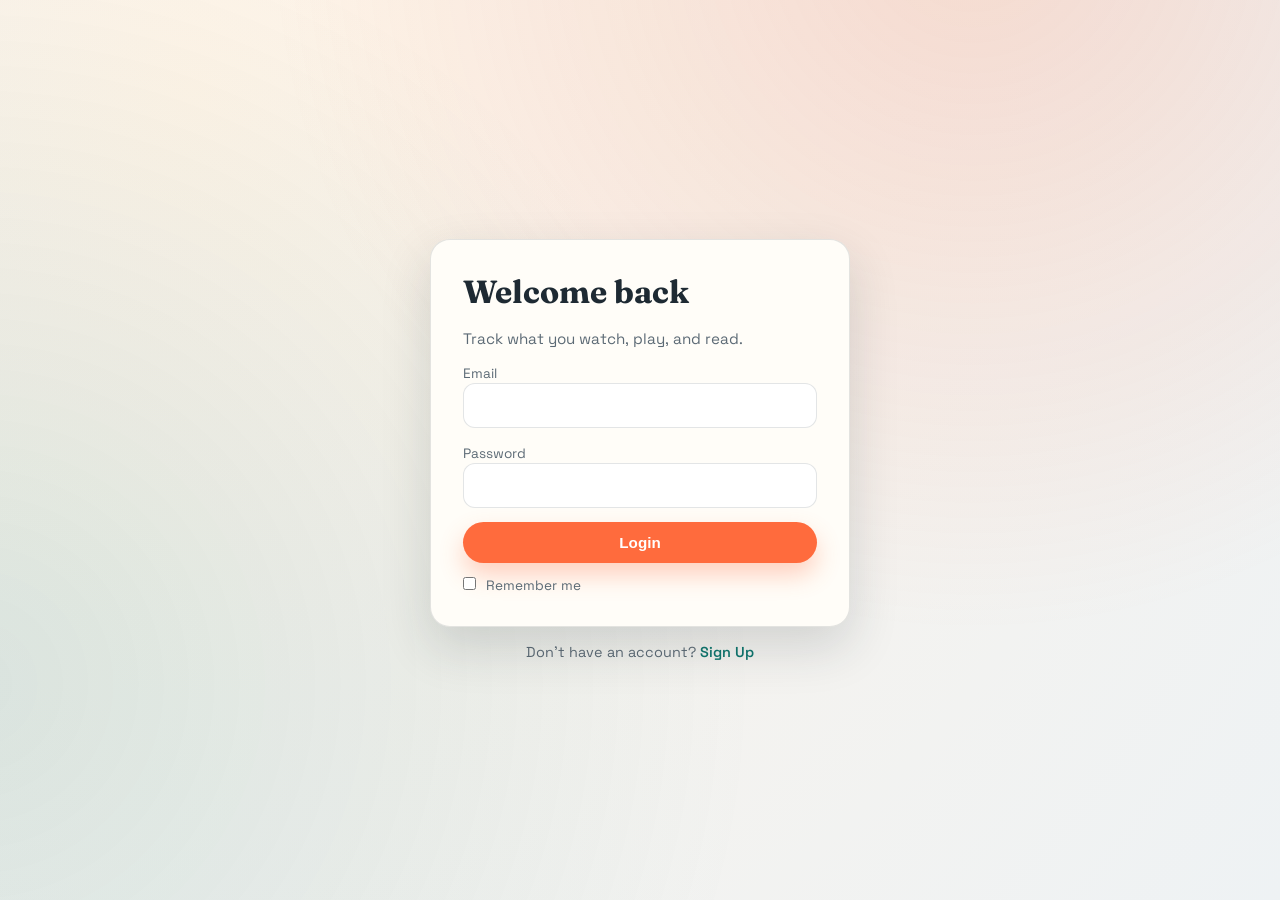
<file: index.html>
<!DOCTYPE html>
<html lang="en">

<head>
    <meta charset="UTF-8">
    <meta http-equiv="refresh" content="0;url=pages/home.html">
    <title>Redirecting...</title>
</head>

<body>
    <script>window.location.href = "pages/home.html"</script>
</body>

</html>
</file>
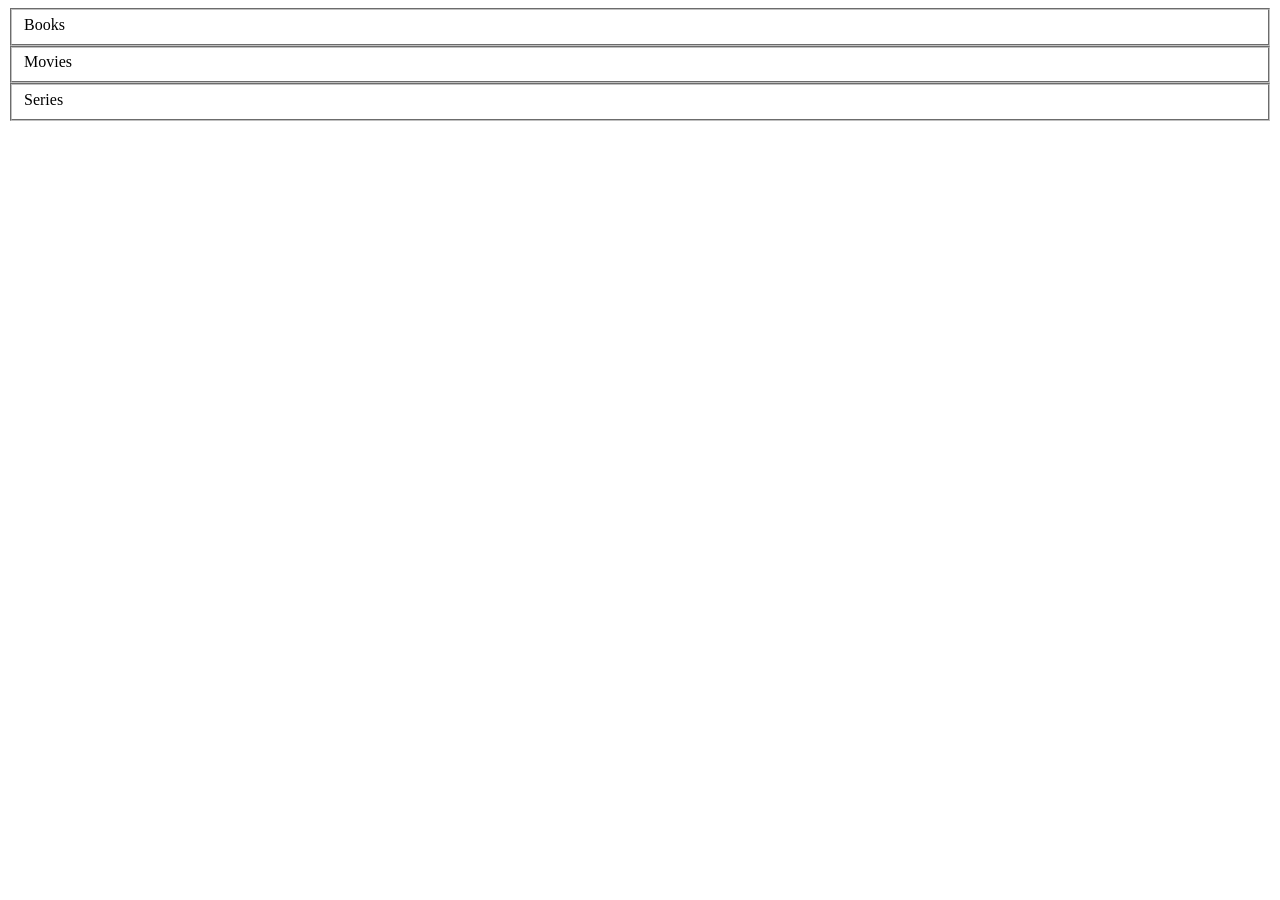
<file: Home.html>
<!DOCTYPE html>
<html lang="en">
<head>
    <meta charset="UTF-8">
    <meta name="viewport" content="width=device-width, initial-scale=1.0">
    <title>Document</title>

    <!-- Minified version -->
<link rel="stylesheet" href="https://cdn.simplecss.org/simple.min.css">

<!-- Un-Minified version -->
<link rel="stylesheet" href="https://cdn.simplecss.org/simple.css">
    
</head>
<body>

<fieldset>
    Books
</fieldset>

<fieldset>
    Movies
</fieldset>

<fieldset>
    Series
</fieldset>
    
</body>
</html>
</file>
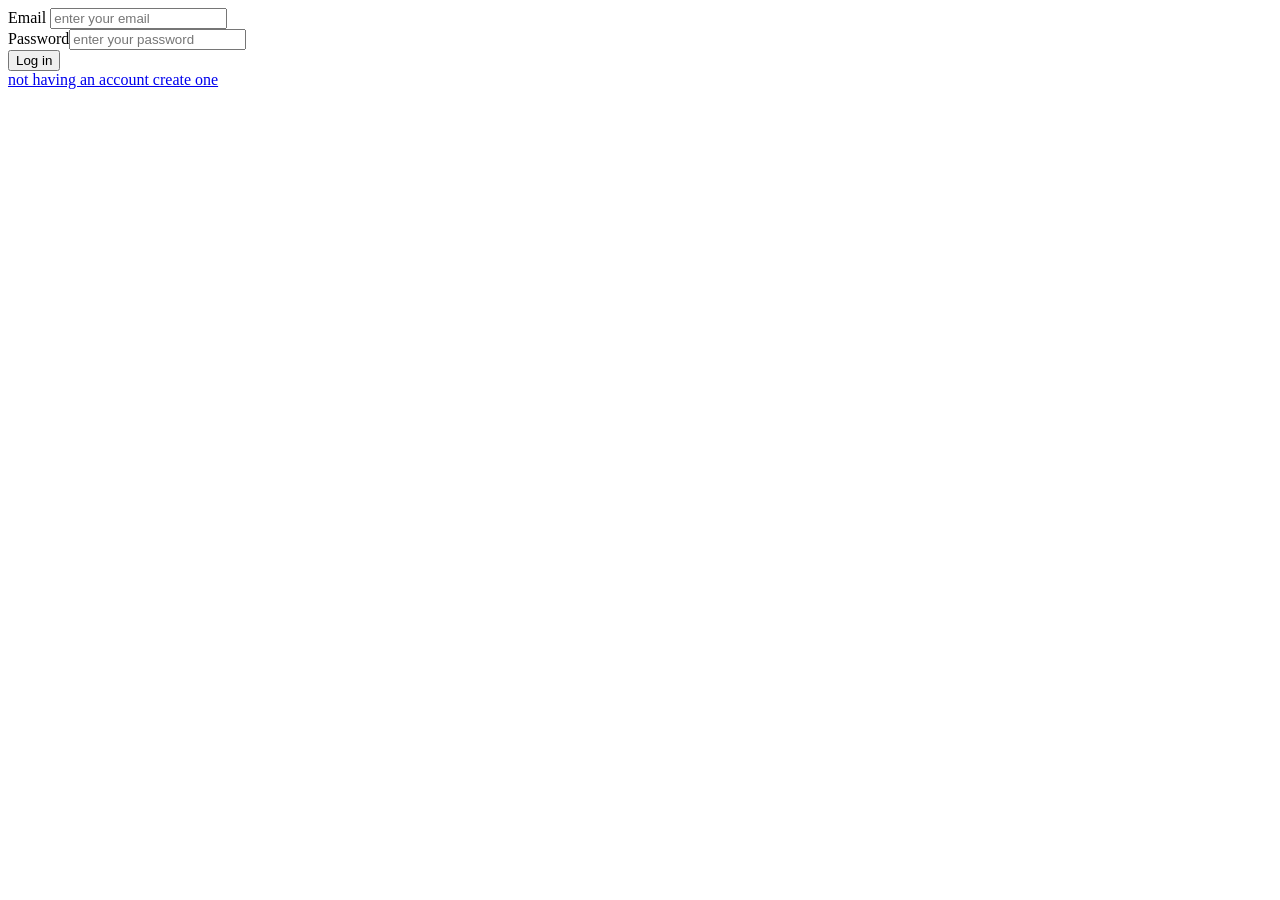
<file: Authentification/Login.html>
<!DOCTYPE html>
<html lang="en">
<head>
    <meta charset="UTF-8">
    <meta name="viewport" content="width=device-width, initial-scale=1.0">
    <title>Log in</title>

    <!-- Minified version -->
<link rel="stylesheet" href="https://cdn.simplecss.org/simple.min.css">

<!-- Un-Minified version -->
<link rel="stylesheet" href="https://cdn.simplecss.org/simple.css">
</head>
<body>

  
<label for="Email">Email</label>
<input type="email" id="Email" placeholder="enter your email" required><br>
   <label for="password">  Password</label><input id="Password" type="password" placeholder="enter your password" required><br>
    <Button onclick="login()">Log in</Button><br>
    <a href="Signup.html">not having an account create one</a>

</body>
</html>
</file>
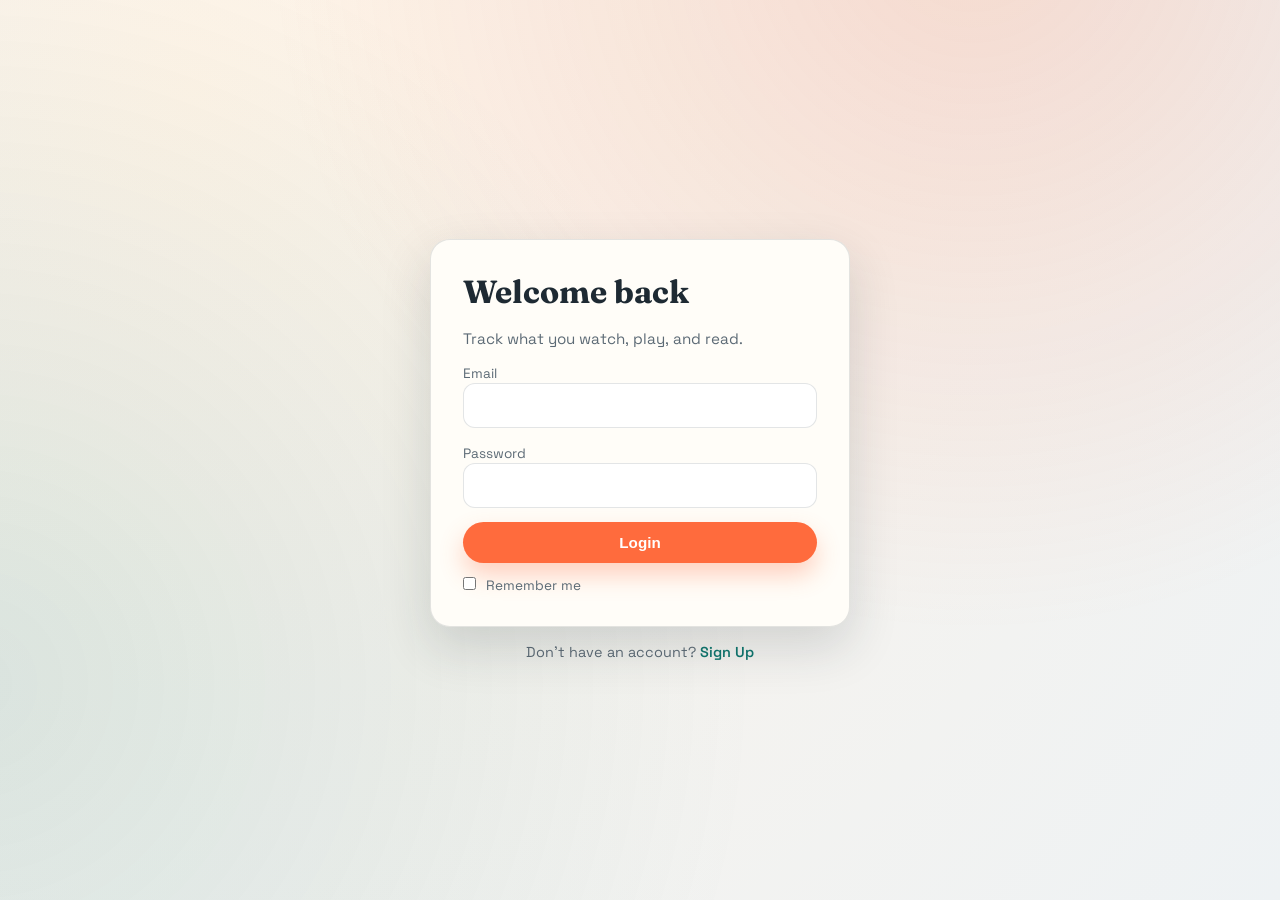
<file: pages/home.html>
<!DOCTYPE html>
<html lang="en">

<head>
  <meta charset="UTF-8">
  <meta name="viewport" content="width=device-width, initial-scale=1.0">
  <title>My Media Library</title>

  <!-- Icons -->
  <link rel="stylesheet" href="https://cdnjs.cloudflare.com/ajax/libs/font-awesome/6.0.0/css/all.min.css">

  <!-- Your styles -->
  <link rel="stylesheet" href="/assets/css/style.css">
  <link rel="stylesheet" href="/assets/css/navbar.css">
  <link rel="stylesheet" href="/assets/css/footer.css">
</head>

<body>

  <!-- Navbar -->
  <div id="navbar-container"></div>

  <div class="container">

    <!-- ===== MOVIES ===== -->
    <section class="media-section">
      <div class="section-header">
        <h2>Movies</h2>

      </div>
      <div class="media-row" data-count="20"></div>
    </section>

    <!-- ===== SERIES ===== -->
    <section class="media-section">
      <div class="section-header">
        <h2>Series</h2>

      </div>
      <div class="media-row" data-count="20"></div>
    </section>

    <!-- ===== ANIMES ===== -->
    <section class="media-section">
      <div class="section-header">
        <h2>Animes</h2>

      </div>
      <div class="media-row" data-count="20"></div>
    </section>

    <!-- ===== MANGA ===== -->
    <section class="media-section">
      <div class="section-header">
        <h2>Manga</h2>

      </div>
      <div class="media-row" data-count="20"></div>
    </section>



    <!-- ===== NOVELS ===== -->
    <section class="media-section">
      <div class="section-header">
        <h2>Novels</h2>

      </div>
      <div class="media-row" data-count="20"></div>
    </section>

    <!-- ===== GAMES ===== -->
    <section class="media-section">
      <div class="section-header">
        <h2>Games</h2>

      </div>
      <div class="media-row" data-count="20"></div>
    </section>

  </div>

  <!-- Footer -->
  <div id="footer-container"></div>



  <script src="/assets/js/app.js"></script>
  <script>
    // Navbar/Footer Loading
    fetch("/components/navbar.html")
      .then(res => res.text())
      .then(html => {
        document.getElementById("navbar-container").innerHTML = html;
        if (window.setupNavbarInteractions) window.setupNavbarInteractions();

        // Handle Search Params from Redirect
        const urlParams = new URLSearchParams(window.location.search);
        const searchTypeParam = urlParams.get('search_type');
        const searchQueryParam = urlParams.get('search_query');

        if (searchTypeParam && searchQueryParam) {
          // Wait for elements to exist
          const checkNav = setInterval(() => {
            const tEl = document.getElementById('navSearchType');
            const qEl = document.getElementById('navSearchQuery');
            if (tEl && qEl) {
              clearInterval(checkNav);
              tEl.value = searchTypeParam;
              qEl.value = searchQueryParam;
              if (window.searchMedia) window.searchMedia();
            }
          }, 100);
        }
      });

    fetch("/components/footer.html")
      .then(res => res.text())
      .then(html => document.getElementById("footer-container").innerHTML = html);

    // Dashboard Logic (Community Favorites Only)
    window.loadDashboard = async function () {
      try {
        const sections = [
          { id: 'movies', title: 'Movies' },
          { id: 'series', title: 'Series' },
          { id: 'animes', title: 'Animes' },
          { id: 'manga', title: 'Manga' },
          { id: 'novels', title: 'Novels' },
          { id: 'games', title: 'Games' }
        ];

        const loads = [];

        for (const sec of sections) {
          const headers = Array.from(document.querySelectorAll('.section-header h2'));
          const header = headers.find(h => h.innerText.toLowerCase().includes(sec.title.toLowerCase()));

          if (header) {
            const section = header.closest('.media-section');
            const row = section.querySelector('.media-row');

            // Set ID for trending loader
            row.id = `row-${sec.id}`;

            // Update Header
            header.innerText = `${sec.title} (Global Trending)`;

            // Load Trending
            loads.push(loadTrending(sec.id, `row-${sec.id}`));
          }
        }

        await Promise.all(loads);

      } catch (e) {
        console.error('Error loading dashboard:', e);
      }
    }

    // Initial Load
    loadDashboard();

  </script>

</body>

</html>
</file>
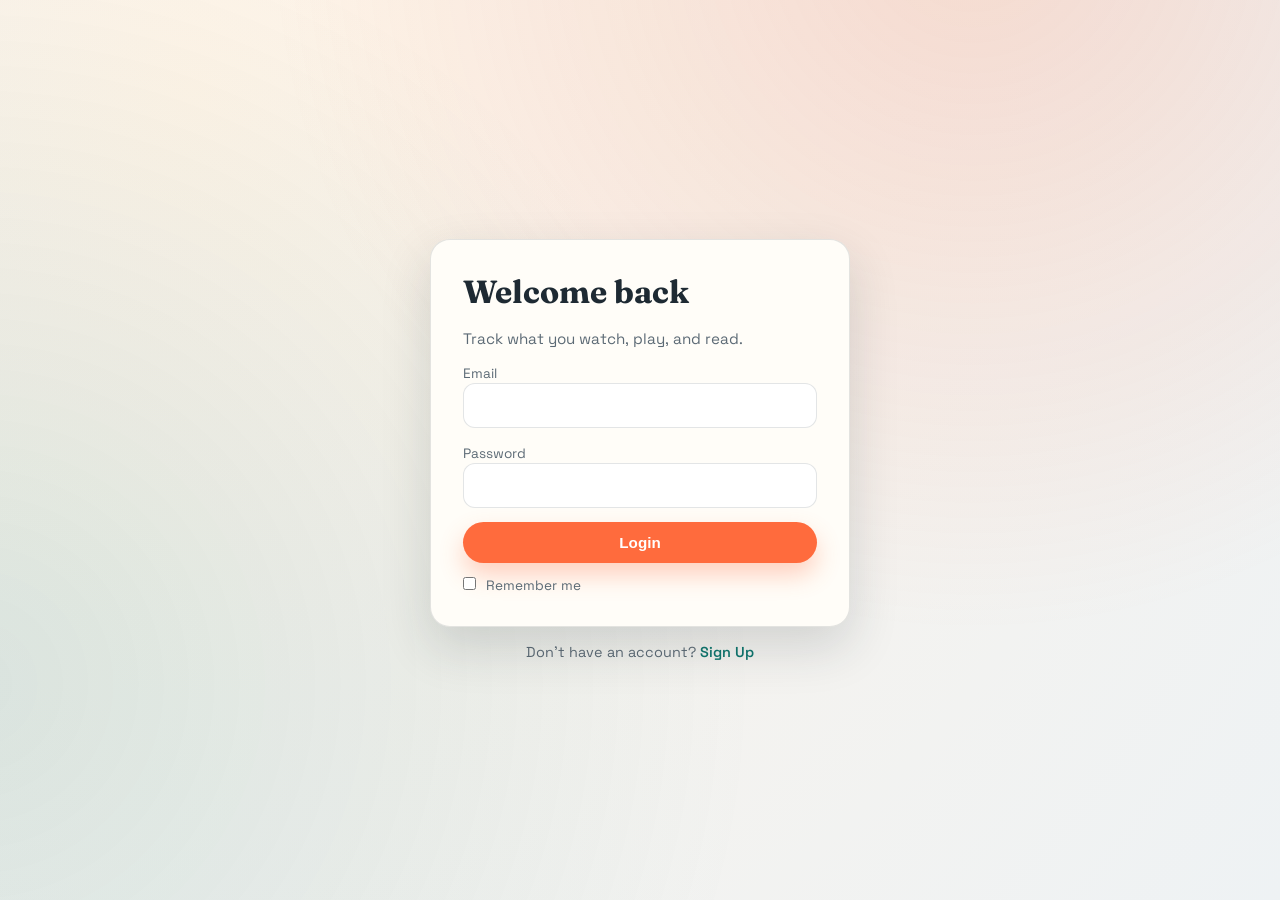
<file: pages/mylist.html>
<!DOCTYPE html>
<html lang="en">

<head>
    <meta charset="UTF-8">
    <meta name="viewport" content="width=device-width, initial-scale=1.0">
    <title>My Personal List</title>

    <!-- Icons -->
    <link rel="stylesheet" href="https://cdnjs.cloudflare.com/ajax/libs/font-awesome/6.0.0/css/all.min.css">

    <!-- Your styles -->
    <link rel="stylesheet" href="/assets/css/style.css">
    <link rel="stylesheet" href="/assets/css/navbar.css">
    <link rel="stylesheet" href="/assets/css/footer.css">
</head>

<body>

    <!-- Navbar -->
    <div id="navbar-container"></div>

    <div class="container">
        <h1 style="text-align: center; margin-top: 20px;">My Personal Library</h1>

        <!-- ===== MOVIES ===== -->
        <section class="media-section">
            <div class="section-header">
                <h2>Movies</h2>
            </div>
            <div class="media-row" id="row-movies"></div>
        </section>

        <!-- ===== SERIES ===== -->
        <section class="media-section">
            <div class="section-header">
                <h2>Series</h2>
            </div>
            <div class="media-row" id="row-series"></div>
        </section>

        <!-- ===== ANIMES ===== -->
        <section class="media-section">
            <div class="section-header">
                <h2>Animes</h2>
            </div>
            <div class="media-row" id="row-animes"></div>
        </section>

        <!-- ===== MANGA ===== -->
        <section class="media-section">
            <div class="section-header">
                <h2>Manga</h2>
            </div>
            <div class="media-row" id="row-manga"></div>
        </section>

        <!-- ===== NOVELS ===== -->
        <section class="media-section">
            <div class="section-header">
                <h2>Novels</h2>
            </div>
            <div class="media-row" id="row-novels"></div>
        </section>

        <!-- ===== GAMES ===== -->
        <section class="media-section">
            <div class="section-header">
                <h2>Games</h2>
            </div>
            <div class="media-row" id="row-games"></div>
        </section>

    </div>

    <!-- Footer -->
    <div id="footer-container"></div>

    <script src="/assets/js/app.js"></script>
    <script>
        // Navbar/Footer Loading
        fetch("/components/navbar.html")
            .then(res => res.text())
            .then(html => {
                document.getElementById("navbar-container").innerHTML = html;
                if (window.setupNavbarInteractions) window.setupNavbarInteractions();
            });

        fetch("/components/footer.html")
            .then(res => res.text())
            .then(html => document.getElementById("footer-container").innerHTML = html);

        // Dashboard Logic
        window.loadMyList = async function () {
            try {
                const res = await fetch(`${API_BASE}/list`, {
                    headers: { 'Authorization': `Bearer ${token}` }
                });

                if (res.status === 401) {
                    localStorage.removeItem('token');
                    localStorage.removeItem('user');
                    window.location.href = '/pages/auth/login.html';
                    return;
                }

                const lists = await res.json();

                const sections = [
                    { id: 'movies', title: 'Movies' },
                    { id: 'series', title: 'Series' },
                    { id: 'animes', title: 'Animes' },
                    { id: 'manga', title: 'Manga' },
                    { id: 'novels', title: 'Novels' },
                    { id: 'games', title: 'Games' }
                ];

                for (const sec of sections) {
                    // We use specific IDs for rows in this page for easier selection
                    const row = document.getElementById(`row-${sec.id}`);
                    if (row) {
                        row.innerHTML = '';
                        const categoryKey = sec.id;
                        let hasItems = false;

                        if (lists[categoryKey]) {
                            Object.keys(lists[categoryKey]).forEach(status => {
                                lists[categoryKey][status].forEach(item => {
                                    hasItems = true;
                                    const card = createMediaCard(item, categoryKey, true, status);
                                    row.appendChild(card);
                                });
                            });
                        }

                        if (!hasItems) {
                            row.innerHTML = '<p style="color: #666; font-style: italic; padding: 10px;">No items in your list.</p>';
                        }
                    }
                }

            } catch (e) {
                console.error('Error loading list:', e);
            }
        }

        // Initial Load
        loadMyList();

    </script>

</body>

</html>
</file>
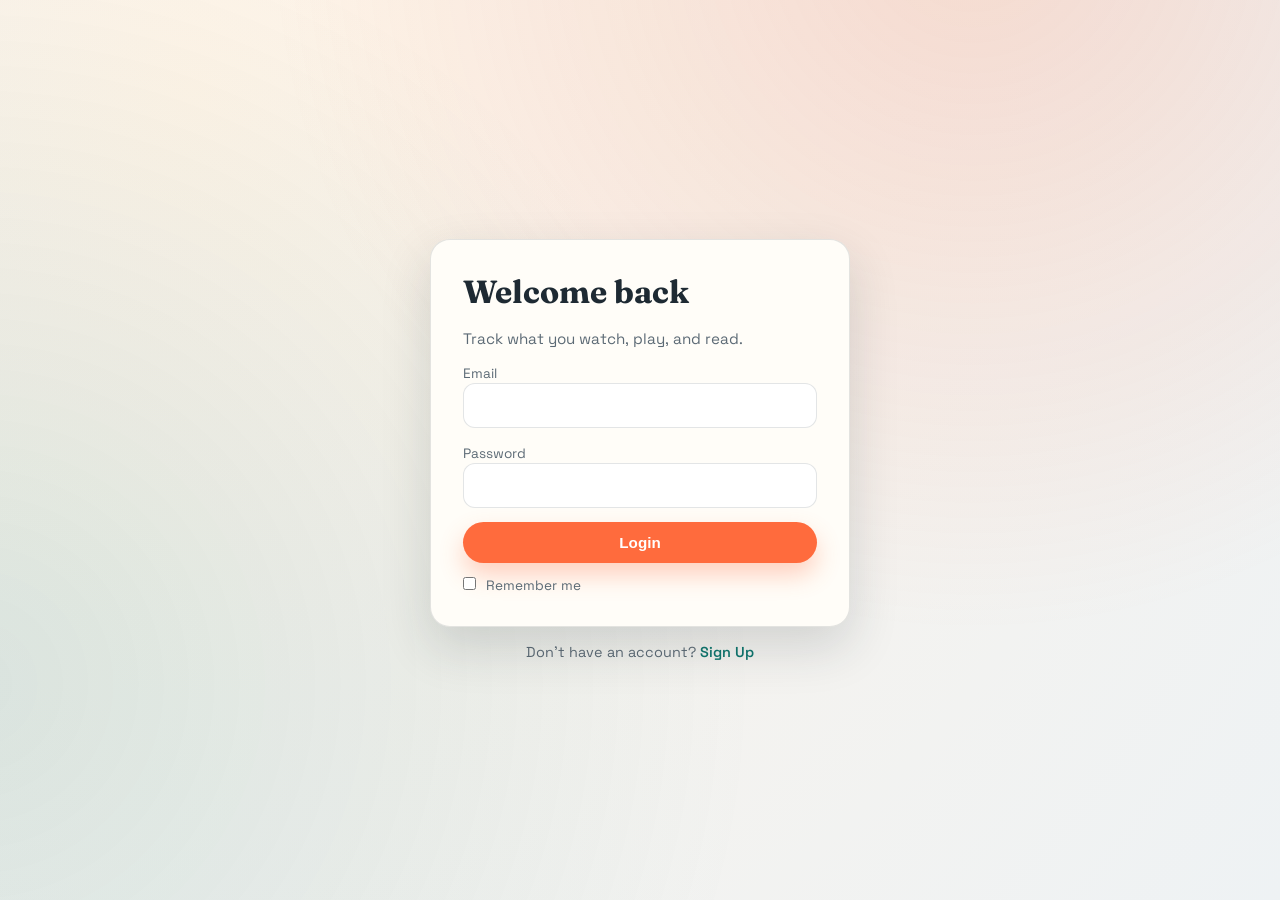
<file: pages/stats.html>
<!DOCTYPE html>
<html lang="en">

<head>
    <meta charset="UTF-8">
    <meta name="viewport" content="width=device-width, initial-scale=1.0">
    <title>My Stats - Entertainment Tracker</title>
    <!-- Icons -->
    <link rel="stylesheet" href="https://cdnjs.cloudflare.com/ajax/libs/font-awesome/6.0.0/css/all.min.css">
    <!-- Styles -->
    <link rel="stylesheet" href="/assets/css/style.css">
    <link rel="stylesheet" href="/assets/css/navbar.css">
    <link rel="stylesheet" href="/assets/css/footer.css">
    <style>
        .stats-container {
            display: grid;
            grid-template-columns: repeat(auto-fit, minmax(280px, 1fr));
            gap: 24px;
            margin-top: 2rem;
        }

        .chart-wrapper {
            background: var(--panel);
            color: var(--ink);
            padding: 22px;
            border-radius: var(--radius-lg);
            border: 1px solid var(--stroke);
            box-shadow: var(--shadow-soft);
        }

        .chart-wrapper h2 {
            text-align: center;
            color: var(--ink);
            margin-bottom: 16px;
        }
    </style>
</head>

<body>

    <!-- Navbar -->
    <div id="navbar-container"></div>

    <div class="container">
        <h1 style="text-align: center; margin-top: 20px;">My Library Statistics</h1>

        <div class="stats-container">
            <div class="chart-wrapper">
                <h2>Media Distribution</h2>
                <canvas id="typeChart"></canvas>
            </div>
            <div class="chart-wrapper">
                <h2>Status Distribution</h2>
                <canvas id="statusChart"></canvas>
            </div>
        </div>
    </div>

    <!-- Footer -->
    <div id="footer-container"></div>

    <!-- Scripts -->
    <script src="../chart.umd.min.js"></script>
    <script src="/assets/js/app.js"></script>
    <!-- Navbar/Footer Loader -->
    <script>
        fetch("/components/navbar.html")
            .then(res => res.text())
            .then(html => {
                document.getElementById("navbar-container").innerHTML = html;

                // Highlight active link
                // We do this after loading navbar
                const links = document.querySelectorAll('.nav-links a');
                links.forEach(l => l.classList.remove('active'));
                const statsLink = Array.from(links).find(l => l.innerText === 'Stats');
                if (statsLink) statsLink.classList.add('active');

                // Bind updated navbar interactions (logout, search, etc)
                if (window.setupNavbarInteractions) window.setupNavbarInteractions();
            });

        fetch("/components/footer.html")
            .then(res => res.text())
            .then(html => document.getElementById("footer-container").innerHTML = html);
    </script>
    <script src="/assets/js/stats.js"></script>
</body>

</html>
</file>
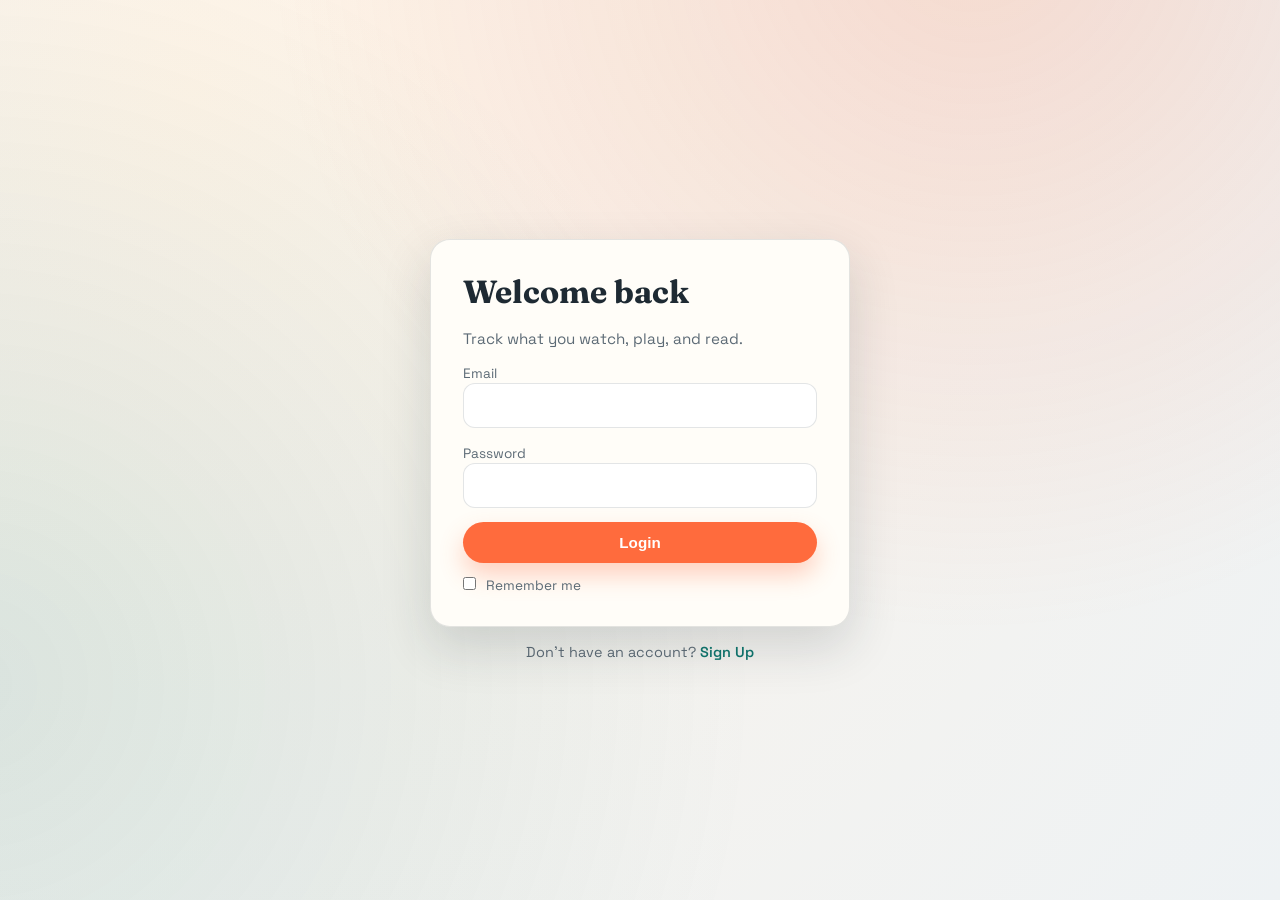
<file: pages/auth/login.html>
<!DOCTYPE html>
<html lang="en">

<head>
  <meta charset="UTF-8">
  <meta name="viewport" content="width=device-width, initial-scale=1.0">
  <title>Log in</title>
  <link rel="stylesheet" href="/assets/css/auth.css">
</head>

<body>
  <main class="auth-shell">
    <form id="loginForm">
      <h2>Welcome back</h2>
      <p class="auth-subtitle">Track what you watch, play, and read.</p>

      <div class="form-group">
        <label for="email">Email</label>
        <input type="email" id="email" name="email" required>
      </div>

      <div class="form-group">
        <label for="password">Password</label>
        <input type="password" id="password" name="password" required>
      </div>

      <button type="submit">Login</button>

      <div class="extras">
        <label>
          <input type="checkbox" name="remember"> Remember me
        </label>
      </div>
    </form>

    <p class="auth-link">Don't have an account? <a href="signup.html">Sign Up</a></p>
  </main>

  <script>
    const API_BASE = '/api';

    document.getElementById('loginForm').addEventListener('submit', async (e) => {
      e.preventDefault();
      const formData = new FormData(e.target);
      const data = Object.fromEntries(formData.entries());

      try {
        const response = await fetch(`${API_BASE}/auth/login`, {
          method: 'POST',
          headers: { 'Content-Type': 'application/json' },
          body: JSON.stringify(data)
        });
        const result = await response.json();

        if (response.ok) {
          localStorage.setItem('token', result.token);
          localStorage.setItem('user', JSON.stringify(result.user));
          window.location.href = '../home.html';
        } else {
          alert(result.message || 'Login failed');
        }
      } catch (error) {
        console.error('Error:', error);
        alert('An error occurred');
      }
    });
  </script>
</body>

</html>
</file>
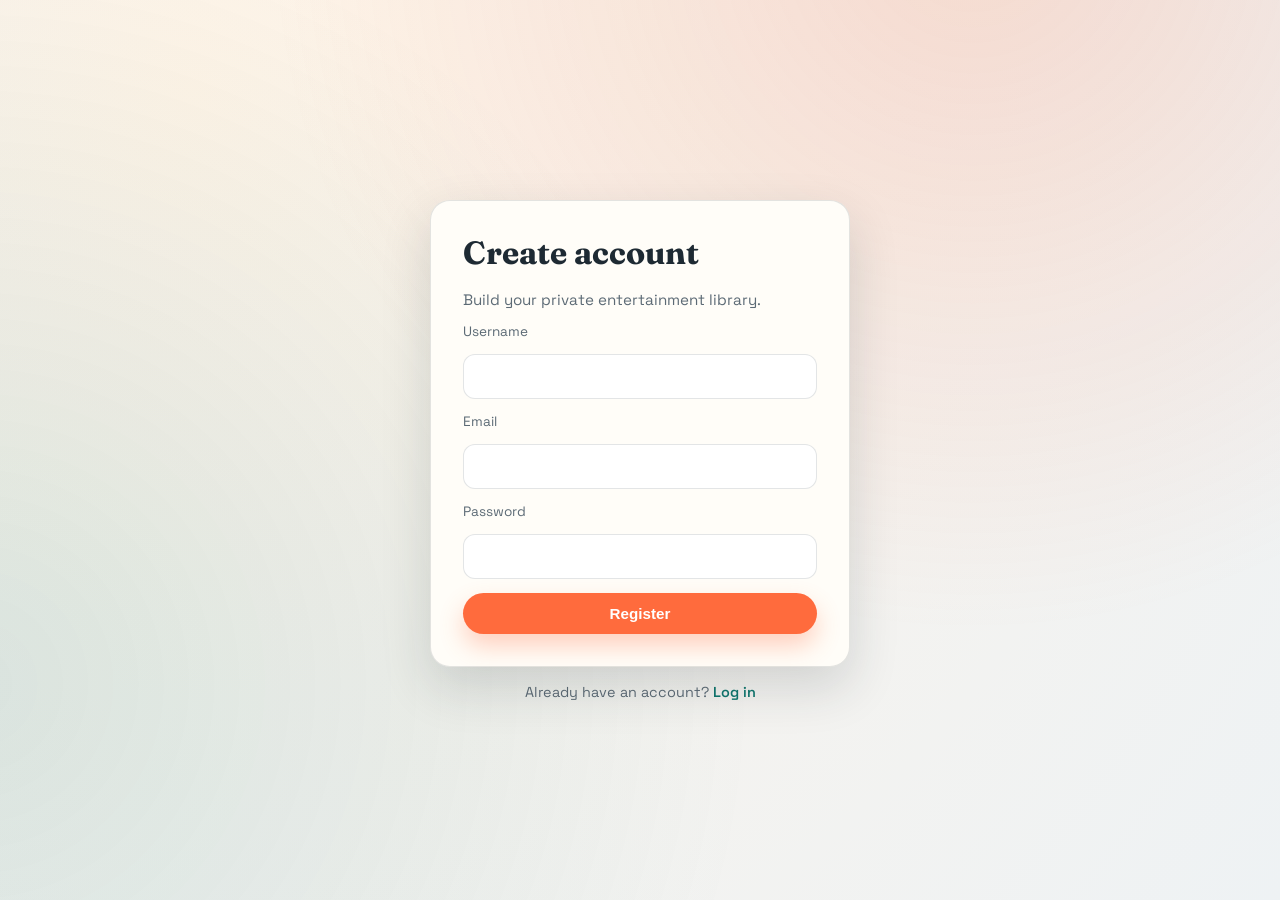
<file: pages/auth/signup.html>
<!DOCTYPE html>
<html lang="en">

<head>
  <meta charset="UTF-8">
  <meta name="viewport" content="width=device-width, initial-scale=1.0">
  <title>Sign up</title>
  <link rel="stylesheet" href="/assets/css/auth.css">
</head>

<body>
  <main class="auth-shell">
    <form id="signupForm">
      <h1>Create account</h1>
      <p class="auth-subtitle">Build your private entertainment library.</p>

      <label for="username">Username</label>
      <input type="text" id="username" name="username" required>

      <label for="email">Email</label>
      <input type="email" id="email" name="email" required>

      <label for="password">Password</label>
      <input type="password" id="password" name="password" required>

      <button type="submit">Register</button>
    </form>

    <p class="auth-link">Already have an account? <a href="login.html">Log in</a></p>
  </main>

  <script>
    const API_BASE = '/api';

    document.getElementById('signupForm').addEventListener('submit', async (e) => {
      e.preventDefault();
      const formData = new FormData(e.target);
      const data = Object.fromEntries(formData.entries());

      try {
        const response = await fetch(`${API_BASE}/auth/register`, {
          method: 'POST',
          headers: { 'Content-Type': 'application/json' },
          body: JSON.stringify(data)
        });
        const result = await response.json();

        if (response.ok) {
          alert('Registration successful! Please login.');
          window.location.href = 'login.html';
        } else {
          alert(result.message || 'Registration failed');
        }
      } catch (error) {
        console.error('Error:', error);
        alert('An error occurred');
      }
    });
  </script>
</body>

</html>
</file>
<file: assets/css/style.css>
@import url("https://fonts.googleapis.com/css2?family=Fraunces:wght@600;700&family=Space+Grotesk:wght@400;500;600;700&display=swap");

:root {
  --bg: #f6f3ee;
  --bg-soft: #f1ece4;
  --panel: #fffdf8;
  --ink: #1e2a33;
  --muted: #5c6a75;
  --brand: #ff6b3d;
  --brand-2: #0f766e;
  --accent: #f4b04f;
  --stroke: rgba(30, 42, 51, 0.1);
  --shadow-soft: 0 10px 30px rgba(30, 42, 51, 0.08);
  --shadow: 0 20px 50px rgba(30, 42, 51, 0.14);
  --radius-lg: 18px;
  --radius-md: 12px;
  --radius-sm: 8px;
}

* {
  box-sizing: border-box;
  margin: 0;
  padding: 0;
}

body {
  min-height: 100vh;
  font-family: "Space Grotesk", "Segoe UI", sans-serif;
  color: var(--ink);
  background: radial-gradient(circle at 15% 10%, #fff4e7 0%, var(--bg) 45%, #eef2f4 100%);
}

body::before {
  content: "";
  position: fixed;
  inset: -20% 0 0 -20%;
  background:
    radial-gradient(circle at 80% 10%, rgba(255, 107, 61, 0.16), transparent 45%),
    radial-gradient(circle at 15% 80%, rgba(15, 118, 110, 0.12), transparent 50%);
  z-index: -1;
  pointer-events: none;
}

a {
  color: var(--brand-2);
  text-decoration: none;
  transition: color 0.2s ease;
}

a:hover {
  color: var(--brand);
}

img {
  display: block;
  max-width: 100%;
}

.container {
  max-width: 1280px;
  margin: 0 auto;
  padding: 32px 24px 64px;
  animation: pageFade 0.7s ease both;
}

h1,
h2,
h3,
h4 {
  font-family: "Fraunces", "Times New Roman", serif;
  letter-spacing: -0.02em;
  color: var(--ink);
}

.hero {
  background: linear-gradient(120deg, #ff6b3d 0%, #f4b04f 45%, #0f766e 100%);
  color: #fff;
  text-align: center;
  padding: 70px 20px;
  margin-bottom: 40px;
  border-radius: var(--radius-lg);
  box-shadow: var(--shadow);
}

.hero h1 {
  font-size: clamp(2rem, 3vw, 3.2rem);
  margin-bottom: 12px;
}

.hero p {
  font-size: 1.1rem;
  opacity: 0.9;
}

.category-grid {
  display: grid;
  grid-template-columns: repeat(auto-fit, minmax(240px, 1fr));
  gap: 24px;
  margin-bottom: 60px;
}

.cat-card {
  background: var(--panel);
  padding: 28px;
  border-radius: var(--radius-lg);
  text-align: center;
  color: var(--ink);
  border: 1px solid var(--stroke);
  box-shadow: var(--shadow-soft);
  transition: transform 0.2s ease, box-shadow 0.2s ease;
}

.cat-card:hover {
  transform: translateY(-6px);
  box-shadow: var(--shadow);
}

.icon-box {
  font-size: 38px;
  margin-bottom: 18px;
}

.cat-card h3 {
  margin: 10px 0;
  font-size: 1.5rem;
}

.cat-card p {
  color: var(--muted);
  font-size: 0.95rem;
}

.media-section {
  margin: 32px 0;
  animation: fadeUp 0.6s ease both;
}

.media-section:nth-of-type(1) { animation-delay: 0.05s; }
.media-section:nth-of-type(2) { animation-delay: 0.1s; }
.media-section:nth-of-type(3) { animation-delay: 0.15s; }
.media-section:nth-of-type(4) { animation-delay: 0.2s; }
.media-section:nth-of-type(5) { animation-delay: 0.25s; }
.media-section:nth-of-type(6) { animation-delay: 0.3s; }

.section-header {
  display: flex;
  justify-content: space-between;
  align-items: center;
  margin-bottom: 12px;
}

.section-header h2 {
  font-size: 1.35rem;
}

.section-header a {
  font-size: 0.9rem;
  font-weight: 600;
}

.media-row {
  display: flex;
  gap: 16px;
  overflow-x: auto;
  padding-bottom: 10px;
  scroll-snap-type: x mandatory;
}

.media-row::-webkit-scrollbar {
  height: 8px;
}

.media-row::-webkit-scrollbar-thumb {
  background: rgba(30, 42, 51, 0.2);
  border-radius: 999px;
}

.media-card {
  min-width: 160px;
  background: var(--panel);
  border-radius: var(--radius-md);
  padding: 10px;
  border: 1px solid var(--stroke);
  box-shadow: var(--shadow-soft);
  transition: transform 0.2s ease, box-shadow 0.2s ease;
  scroll-snap-align: start;
  animation: cardRise 0.5s ease both;
}

.media-card:hover {
  transform: translateY(-4px);
  box-shadow: var(--shadow);
}

.media-card img {
  width: 100%;
  height: 230px;
  object-fit: cover;
  border-radius: 12px;
  background: #efe8de;
}

.media-card h4 {
  margin-top: 10px;
  font-size: 0.95rem;
  line-height: 1.2;
}

.media-card p {
  margin-top: 6px;
  color: var(--muted);
  font-size: 0.85rem;
}

.media-card .actions {
  display: flex;
  justify-content: space-between;
  align-items: center;
  margin-top: 8px;
}

.media-card button {
  border: none;
  background: var(--brand);
  color: #fff;
  padding: 6px 12px;
  font-size: 0.8rem;
  border-radius: 999px;
  cursor: pointer;
  transition: transform 0.2s ease, box-shadow 0.2s ease;
  box-shadow: 0 8px 14px rgba(255, 107, 61, 0.25);
}

.media-card button:hover {
  transform: translateY(-1px);
  box-shadow: 0 12px 20px rgba(255, 107, 61, 0.3);
}

.media-card .delete-btn {
  background: #c2410c;
  box-shadow: 0 8px 14px rgba(194, 65, 12, 0.25);
}

.media-card .delete-btn:hover {
  box-shadow: 0 12px 20px rgba(194, 65, 12, 0.35);
}

.status-badge {
  display: inline-flex;
  align-items: center;
  gap: 6px;
  padding: 4px 10px;
  border-radius: 999px;
  font-size: 0.7rem;
  color: var(--brand-2);
  background: rgba(15, 118, 110, 0.12);
  text-transform: capitalize;
}

.media-grid-preview {
  display: flex;
  justify-content: center;
  flex-wrap: wrap;
  gap: 12px;
}

section h2 {
  text-align: left;
  margin-bottom: 12px;
}

.modal-overlay {
  position: fixed;
  inset: 0;
  background: rgba(20, 30, 38, 0.55);
  display: none;
  justify-content: center;
  align-items: center;
  z-index: 2000;
}

.modal-content {
  background: var(--panel);
  padding: 26px;
  border-radius: var(--radius-lg);
  width: 90%;
  max-width: 420px;
  text-align: center;
  box-shadow: var(--shadow);
}

.modal-content h3 {
  margin-bottom: 14px;
}

.modal-content select {
  width: 100%;
  padding: 10px 12px;
  margin-bottom: 20px;
  border-radius: 10px;
  border: 1px solid var(--stroke);
  background: #fff;
  color: var(--ink);
  font-family: inherit;
}

.modal-actions {
  display: flex;
  justify-content: space-between;
  gap: 12px;
}

.modal-btn {
  flex: 1;
  padding: 10px 16px;
  border: none;
  border-radius: 999px;
  cursor: pointer;
  font-weight: 600;
}

.btn-confirm {
  background: var(--brand);
  color: #fff;
}

.btn-cancel {
  background: #f1e6dd;
  color: var(--ink);
}

.stats-container {
  display: grid;
  grid-template-columns: repeat(auto-fit, minmax(280px, 1fr));
  gap: 24px;
  margin-top: 2rem;
}

.chart-wrapper {
  background: var(--panel);
  padding: 22px;
  border-radius: var(--radius-lg);
  border: 1px solid var(--stroke);
  box-shadow: var(--shadow-soft);
  color: var(--ink);
}

.chart-wrapper h2 {
  text-align: center;
  margin-bottom: 16px;
}

@keyframes pageFade {
  from { opacity: 0; transform: translateY(8px); }
  to { opacity: 1; transform: translateY(0); }
}

@keyframes fadeUp {
  from { opacity: 0; transform: translateY(12px); }
  to { opacity: 1; transform: translateY(0); }
}

@keyframes cardRise {
  from { opacity: 0; transform: translateY(12px); }
  to { opacity: 1; transform: translateY(0); }
}

@media (max-width: 900px) {
  .container {
    padding: 28px 18px 48px;
  }

  .media-card {
    min-width: 150px;
  }

  .media-card img {
    height: 210px;
  }
}

@media (max-width: 600px) {
  .section-header {
    flex-direction: column;
    align-items: flex-start;
    gap: 8px;
  }

  .media-row {
    gap: 12px;
  }
}

@media (prefers-reduced-motion: reduce) {
  *,
  *::before,
  *::after {
    animation-duration: 0.01ms !important;
    animation-iteration-count: 1 !important;
    transition-duration: 0.01ms !important;
    scroll-behavior: auto !important;
  }
}
</file>
<file: assets/css/navbar.css>
.navbar {
  display: flex;
  align-items: center;
  justify-content: space-between;
  gap: 16px;
  background: rgba(255, 255, 255, 0.85);
  padding: 12px 24px;
  border-bottom: 1px solid var(--stroke);
  box-shadow: 0 12px 30px rgba(30, 42, 51, 0.08);
  backdrop-filter: blur(12px);
  position: sticky;
  top: 0;
  z-index: 1000;
}

.navbar-left {
  display: flex;
  align-items: center;
}

.logo {
  display: inline-flex;
  align-items: center;
  gap: 10px;
}

.logo-img {
  height: 40px;
  width: auto;
}

.nav-actions {
  display: flex;
  align-items: center;
  gap: 16px;
  flex-wrap: wrap;
}

.nav-links {
  list-style: none;
  display: flex;
  gap: 12px;
  margin: 0;
  padding: 0;
}

.nav-links a {
  text-decoration: none;
  color: var(--ink);
  padding: 6px 14px;
  border-radius: 999px;
  font-size: 0.95rem;
  font-weight: 600;
  transition: background 0.2s ease, color 0.2s ease;
}

.nav-links a:hover,
.nav-links a.active {
  background: rgba(255, 107, 61, 0.12);
  color: var(--brand);
}

.search-wrapper {
  display: flex;
  align-items: center;
  gap: 8px;
  padding: 6px 12px;
  border-radius: 999px;
  background: #fff;
  border: 1px solid var(--stroke);
  box-shadow: var(--shadow-soft);
}

.search-wrapper select,
.search-wrapper input {
  border: none;
  background: transparent;
  font-family: inherit;
  color: var(--ink);
  font-size: 0.9rem;
}

.search-wrapper select {
  font-weight: 600;
  cursor: pointer;
}

.search-wrapper input {
  min-width: 160px;
  width: 220px;
}

.search-wrapper input:focus,
.search-wrapper select:focus {
  outline: none;
}

.search-wrapper i {
  color: var(--muted);
  cursor: pointer;
}

.dropdown {
  position: relative;
}

.dropbtn {
  background: var(--ink);
  color: #fff;
  padding: 8px 14px;
  border-radius: 999px;
  border: none;
  cursor: pointer;
  font-size: 0.9rem;
  display: flex;
  align-items: center;
  gap: 8px;
  transition: transform 0.2s ease, box-shadow 0.2s ease;
  box-shadow: var(--shadow-soft);
}

.dropbtn:hover {
  transform: translateY(-1px);
  box-shadow: var(--shadow);
}

.dropdown-content {
  display: none;
  position: absolute;
  right: 0;
  top: calc(100% + 10px);
  background: #fff;
  min-width: 180px;
  border-radius: 14px;
  border: 1px solid var(--stroke);
  box-shadow: var(--shadow);
  overflow: hidden;
}

.dropdown-content a {
  display: block;
  padding: 12px 16px;
  text-decoration: none;
  color: var(--ink);
  font-size: 0.9rem;
  transition: background 0.2s ease, color 0.2s ease;
}

.dropdown-content a:hover {
  background: rgba(255, 107, 61, 0.08);
  color: var(--brand);
}

.dropdown-content a.logout {
  color: #c2410c;
}

.dropdown-content a.logout:hover {
  background: rgba(255, 107, 61, 0.12);
}

.dropdown:hover .dropdown-content {
  display: block;
}

@media (max-width: 900px) {
  .navbar {
    flex-direction: column;
    align-items: stretch;
  }

  .nav-actions {
    width: 100%;
    justify-content: space-between;
  }

  .search-wrapper input {
    width: 160px;
  }
}

@media (max-width: 600px) {
  .nav-actions {
    flex-direction: column;
    align-items: stretch;
  }

  .search-wrapper {
    width: 100%;
  }

  .search-wrapper input {
    width: 100%;
  }
}
</file>
<file: assets/css/footer.css>
.footer {
  width: 100%;
  background: linear-gradient(120deg, #1e2a33 0%, #263748 55%, #1b2a34 100%);
  margin-top: 40px;
  color: #f6f1ea;
  border-top: 1px solid rgba(255, 255, 255, 0.08);
}

.footer-inner {
  max-width: 1280px;
  margin: 0 auto;
  padding: 28px 24px;
}

.footer .footer-row {
  display: flex;
  flex-wrap: wrap;
  justify-content: space-between;
  align-items: center;
  gap: 1.5rem;
}

.footer .icons {
  display: flex;
  align-items: center;
  gap: 16px;
  color: #f6f1ea;
  font-size: 0.95rem;
}

.footer .icons i {
  color: inherit;
  font-style: normal;
}

.footer a {
  color: #f6f1ea;
}

@media (max-width: 768px) {
  .footer-inner {
    padding: 20px;
  }

  .footer .footer-row {
    justify-content: center;
    text-align: center;
  }
}
</file>
<file: assets/css/auth.css>
@import url("https://fonts.googleapis.com/css2?family=Fraunces:wght@600;700&family=Space+Grotesk:wght@400;500;600;700&display=swap");

:root {
  --bg: #f6f3ee;
  --panel: #fffdf8;
  --ink: #1e2a33;
  --muted: #5c6a75;
  --brand: #ff6b3d;
  --brand-2: #0f766e;
  --stroke: rgba(30, 42, 51, 0.12);
  --shadow: 0 20px 50px rgba(30, 42, 51, 0.16);
  --radius-lg: 20px;
}

* {
  box-sizing: border-box;
  margin: 0;
  padding: 0;
}

body {
  min-height: 100vh;
  font-family: "Space Grotesk", "Segoe UI", sans-serif;
  color: var(--ink);
  background: radial-gradient(circle at 15% 10%, #fff4e7 0%, var(--bg) 45%, #eef2f4 100%);
  display: flex;
  align-items: center;
  justify-content: center;
  padding: 32px 20px;
}

body::before {
  content: "";
  position: fixed;
  inset: -20% 0 0 -20%;
  background:
    radial-gradient(circle at 80% 10%, rgba(255, 107, 61, 0.18), transparent 45%),
    radial-gradient(circle at 15% 80%, rgba(15, 118, 110, 0.12), transparent 50%);
  z-index: -1;
  pointer-events: none;
}

.auth-shell {
  width: 100%;
  max-width: 420px;
  display: grid;
  gap: 16px;
}

form {
  background: var(--panel);
  padding: 32px;
  border-radius: var(--radius-lg);
  border: 1px solid var(--stroke);
  box-shadow: var(--shadow);
  display: grid;
  gap: 14px;
  animation: panelFade 0.7s ease both;
}

form h1,
form h2 {
  font-family: "Fraunces", "Times New Roman", serif;
  font-size: 2rem;
  margin-bottom: 4px;
}

.auth-subtitle {
  color: var(--muted);
  font-size: 0.95rem;
}

label {
  font-size: 0.85rem;
  color: var(--muted);
}

input {
  width: 100%;
  padding: 12px 14px;
  border-radius: 12px;
  border: 1px solid var(--stroke);
  background: #fff;
  font-size: 0.95rem;
  font-family: inherit;
}

input:focus {
  outline: none;
  border-color: rgba(255, 107, 61, 0.6);
  box-shadow: 0 0 0 3px rgba(255, 107, 61, 0.15);
}

button {
  width: 100%;
  padding: 12px 16px;
  border: none;
  border-radius: 999px;
  font-weight: 600;
  font-size: 0.95rem;
  background: var(--brand);
  color: #fff;
  cursor: pointer;
  transition: transform 0.2s ease, box-shadow 0.2s ease;
  box-shadow: 0 12px 24px rgba(255, 107, 61, 0.3);
}

button:hover {
  transform: translateY(-1px);
  box-shadow: 0 16px 30px rgba(255, 107, 61, 0.35);
}

.extras {
  display: flex;
  align-items: center;
  justify-content: space-between;
  font-size: 0.85rem;
  color: var(--muted);
}

.extras input[type="checkbox"] {
  width: auto;
  margin-right: 6px;
}

.extras a {
  color: var(--brand-2);
  text-decoration: none;
}

.extras a:hover {
  color: var(--brand);
}

.auth-link {
  text-align: center;
  font-size: 0.9rem;
  color: var(--muted);
}

.auth-link a {
  color: var(--brand-2);
  font-weight: 600;
  text-decoration: none;
}

.auth-link a:hover {
  color: var(--brand);
}

@keyframes panelFade {
  from { opacity: 0; transform: translateY(12px); }
  to { opacity: 1; transform: translateY(0); }
}

@media (prefers-reduced-motion: reduce) {
  *,
  *::before,
  *::after {
    animation-duration: 0.01ms !important;
    animation-iteration-count: 1 !important;
    transition-duration: 0.01ms !important;
  }
}
</file>
